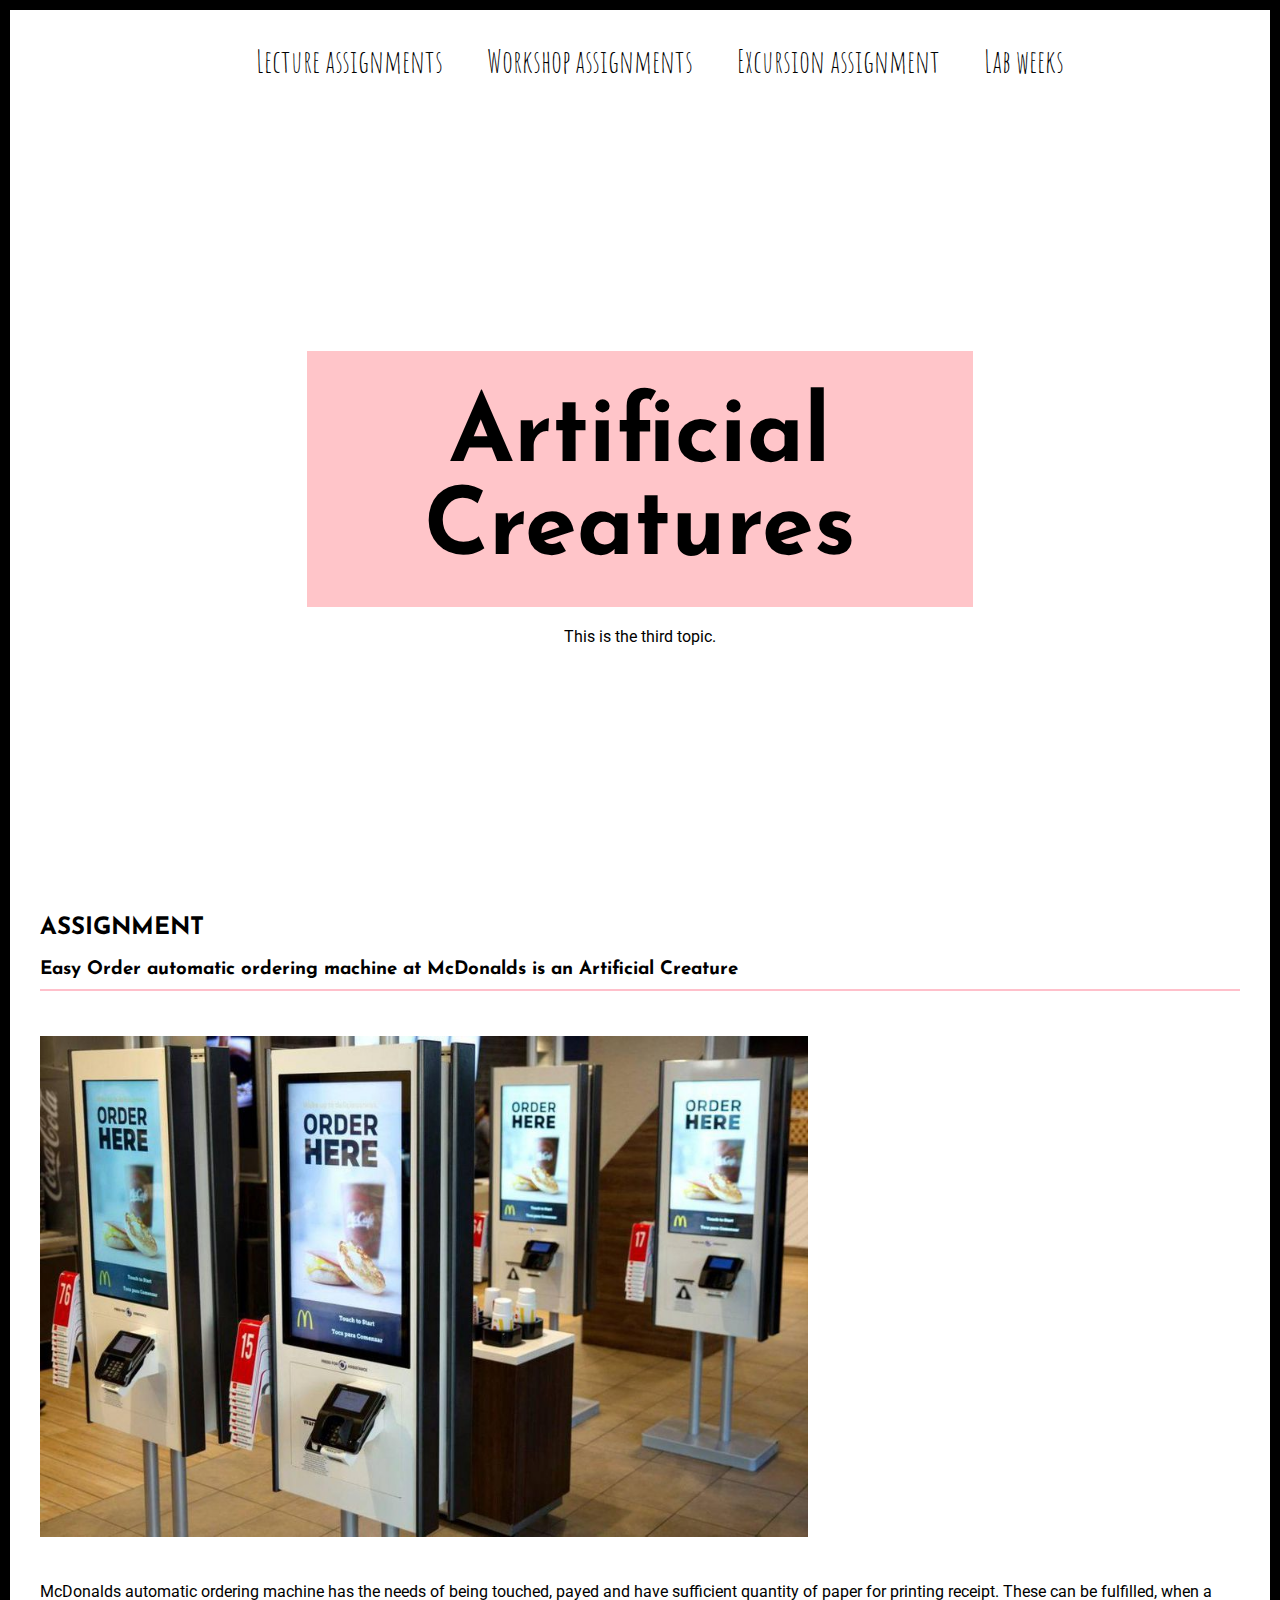
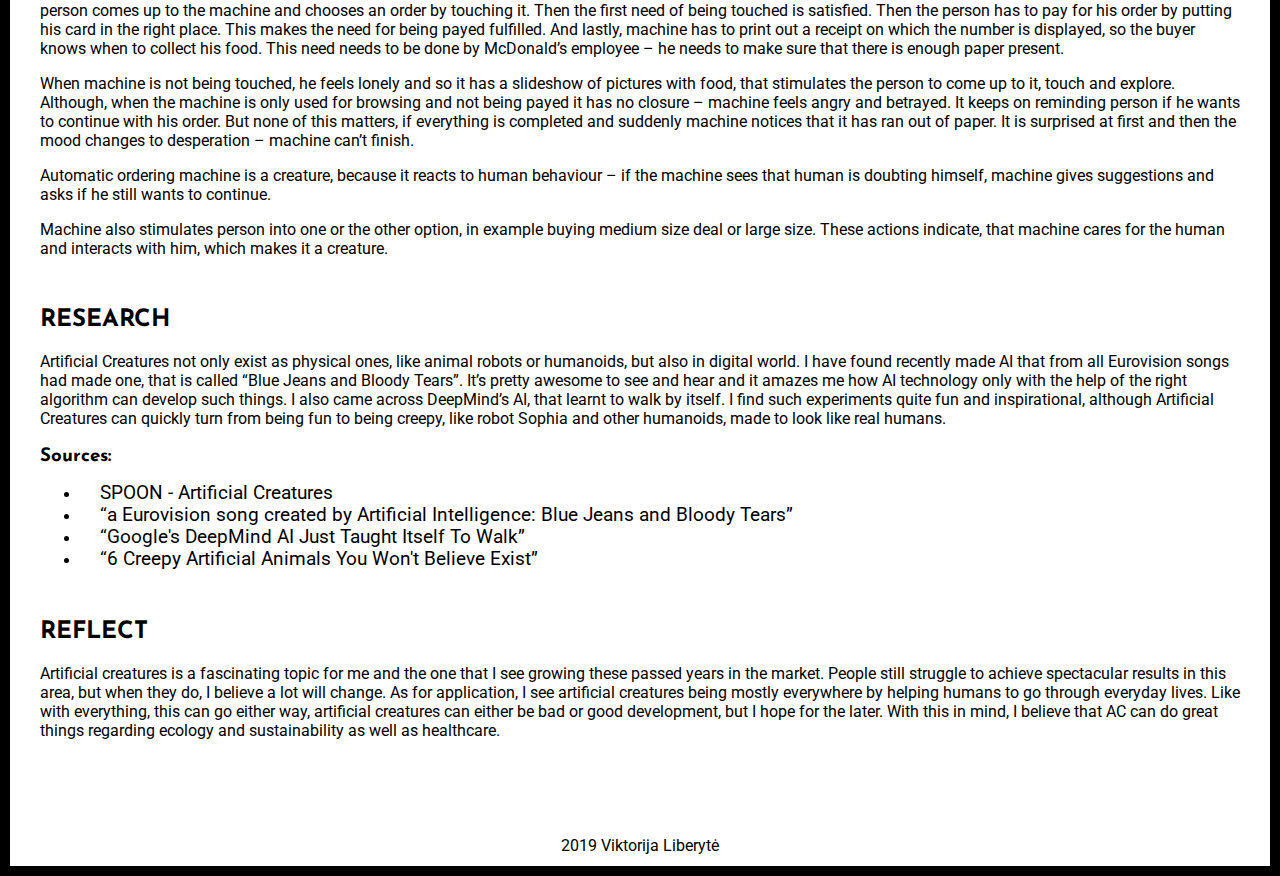
<file: acreatures.html>
<!DOCTYPE html>
<html>
	<head>
		<meta charset="UTF-8">
    	<meta name="viewport" content="width=device-width, initial-scale=1.0">
   		<title>HCI Portfolio by Viktorija Liberytė</title>

   		<link href="https://fonts.googleapis.com/css?family=Amatic+SC|Josefin+Sans:300,400,700|Roboto" rel="stylesheet">
   		<link rel="stylesheet" href="styles.css">
		<link rel="stylesheet" href="https://use.fontawesome.com/releases/v5.8.1/css/all.css" integrity="sha384-50oBUHEmvpQ+1lW4y57PTFmhCaXp0ML5d60M1M7uH2+nqUivzIebhndOJK28anvf" crossorigin="anonymous">
	</head>
	<body>
		<nav>
			<a href="index.html"><i class="fas fa-home"></i></a>
			<a href="index.html#lecture">Lecture assignments</a>
			<a href="index.html#workshop">Workshop assignments</a>
			<a href="index.html#excursion">Excursion assignment</a>
			<a href="index.html#lab">Lab weeks</a>
		</nav>
		
		<h1>Artificial Creatures</h1>
		<p id="headlineText">This is the third topic.</p>

		<h2>Assignment</h2>
		<h3 class="sectionInner">Easy Order automatic ordering machine at McDonalds is an Artificial Creature</h3>
		<img class="wearableIMG" src="images/mc.jpg">

		<p>McDonalds automatic ordering machine has the needs of being touched, payed and have sufficient quantity of paper for printing receipt. These can be fulfilled, when a person comes up to the machine and chooses an order by touching it. Then the first need of being touched is satisfied. Then the person has to pay for his order by putting his card in the right place. This makes the need for being payed fulfilled. And lastly, machine has to print out a receipt on which the number is displayed, so the buyer knows when to collect his food. This need needs to be done by McDonald’s employee – he needs to make sure that there is enough paper present.</p>
		<p>When machine is not being touched, he feels lonely and so it has a slideshow of pictures with food, that stimulates the person to come up to it, touch and explore. Although, when the machine is only used for browsing and not being payed it has no closure – machine feels angry and betrayed. It keeps on reminding person if he wants to continue with his order. But none of this matters, if everything is completed and suddenly machine notices that it has ran out of paper. It is surprised at first and then the mood changes to desperation – machine can’t finish.</p>
		<p>Automatic ordering machine is a creature, because it reacts to human behaviour – if the machine sees that human is doubting himself, machine gives suggestions and asks if he still wants to continue.</p>
		<p>Machine also stimulates person into one or the other option, in example buying medium size deal or large size. These actions indicate, that machine cares for the human and interacts with him, which makes it a creature.</p>

		<h2>Research</h2>
		<p>Artificial Creatures not only exist as physical ones, like animal robots or humanoids, but also in digital world. I have found recently made AI that from all Eurovision songs had made one, that is called “Blue Jeans and Bloody Tears”. It’s pretty awesome to see and hear and it amazes me how AI technology only with the help of the right algorithm can develop such things. I also came across DeepMind’s AI, that learnt to walk by itself. I find such experiments quite fun and inspirational, although Artificial Creatures can quickly turn from being fun to being creepy, like robot Sophia and other humanoids, made to look like real humans.</p>

		<h3>Sources:</h3>
		<ul>
			<li><a class="topicLinks" href="http://spoon.ai/approach" target="_blank">SPOON - Artificial Creatures</a></li>
			<li><a class="topicLinks" href="https://www.youtube.com/watch?v=4MKAf6YX_7M" target="_blank">“a Eurovision song created by Artificial Intelligence: Blue Jeans and Bloody Tears”</a></li>
			<li><a class="topicLinks" href="https://www.youtube.com/watch?v=gn4nRCC9TwQ" target="_blank">“Google's DeepMind AI Just Taught Itself To Walk”</a></li>
			<li><a class="topicLinks" href="https://www.cracked.com/blog/6-creepy-artificial-animals-you-wont-believe-exist/" target="_blank">“6 Creepy Artificial Animals You Won't Believe Exist”</a></li>
		</ul>

		<h2>Reflect</h2>
		<p>Artificial creatures is a fascinating topic for me and the one that I see growing these passed years in the market. People still struggle to achieve spectacular results in this area, but when they do, I believe a lot will change. As for application, I see artificial creatures being mostly everywhere by helping humans to go through everyday lives. Like with everything, this can go either way, artificial creatures can either be bad or good development, but I hope for the later. With this in mind, I believe that AC can do great things regarding ecology and sustainability as well as healthcare.</p>

		<footer>
			<div id="footerDIV">
				<p>2019 Viktorija Liberytė</p>
			</div>
		</footer>
		
	</body>
</html>
</file>
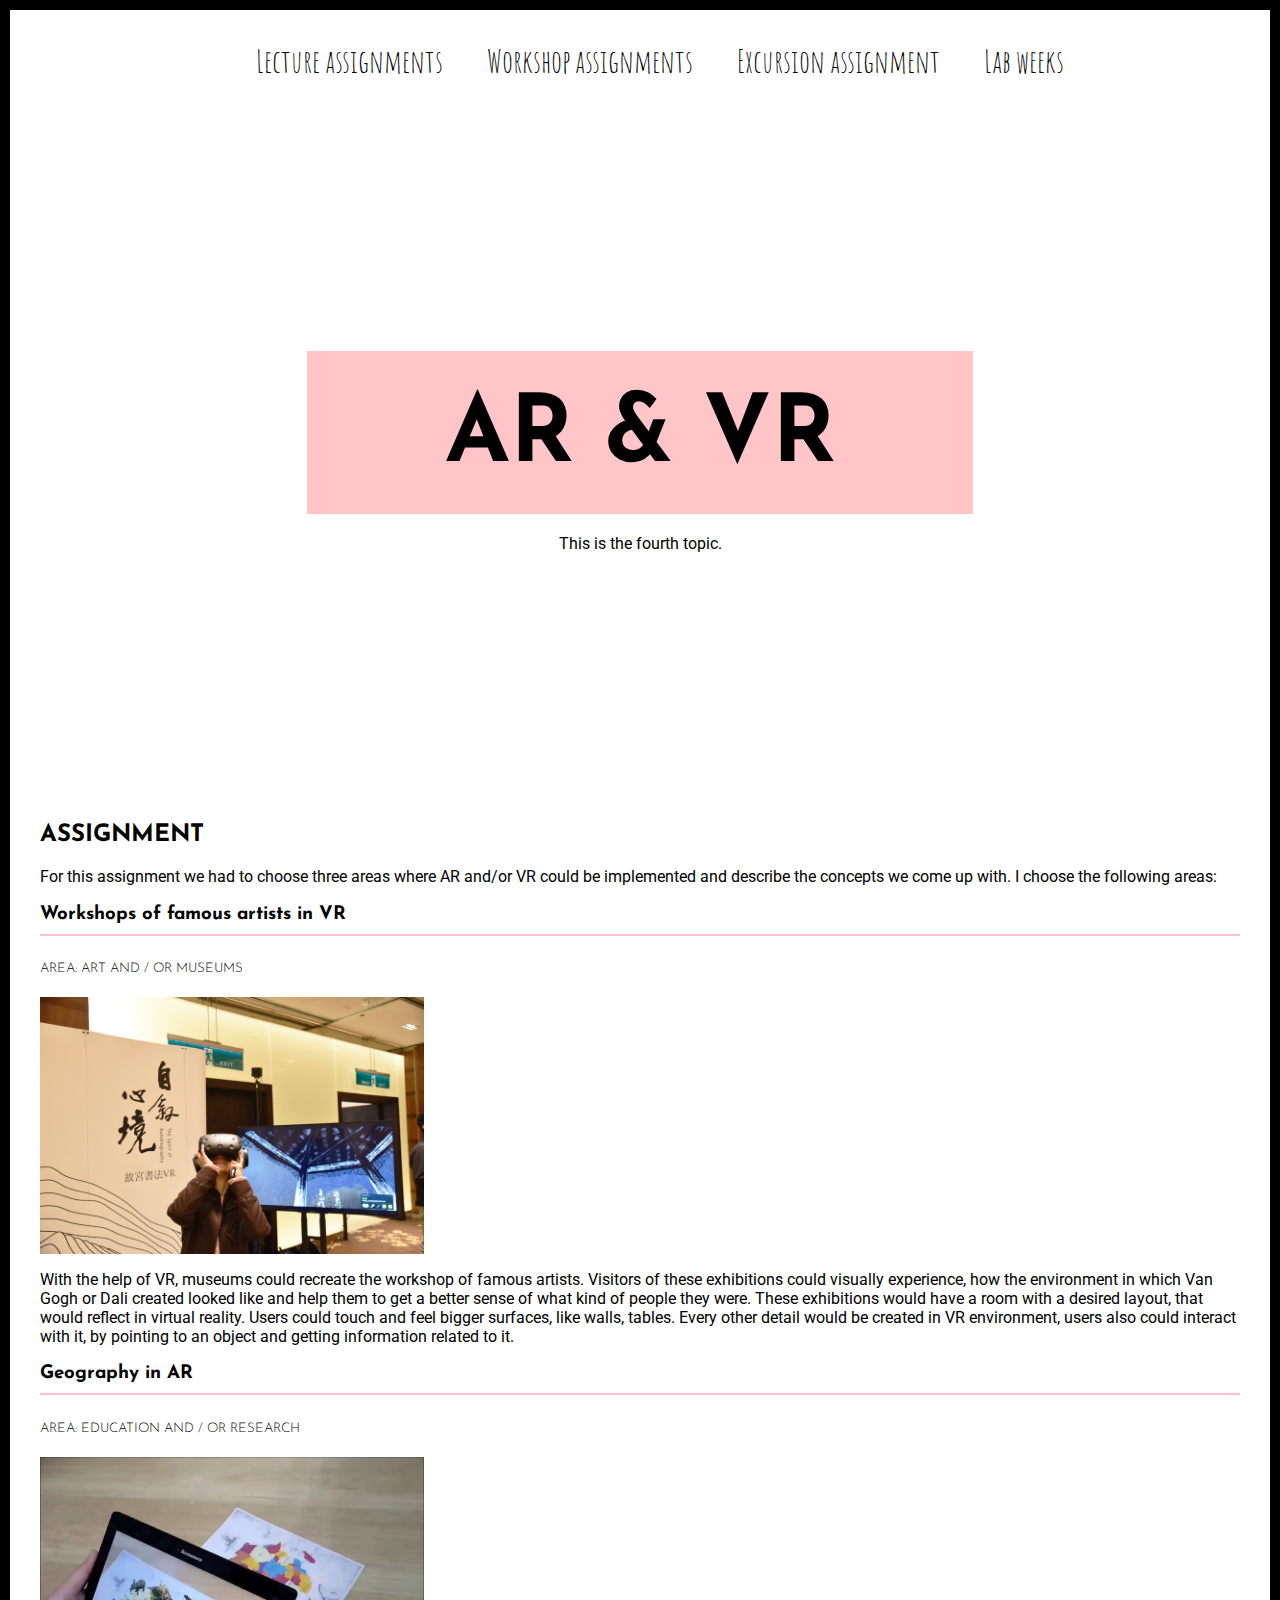
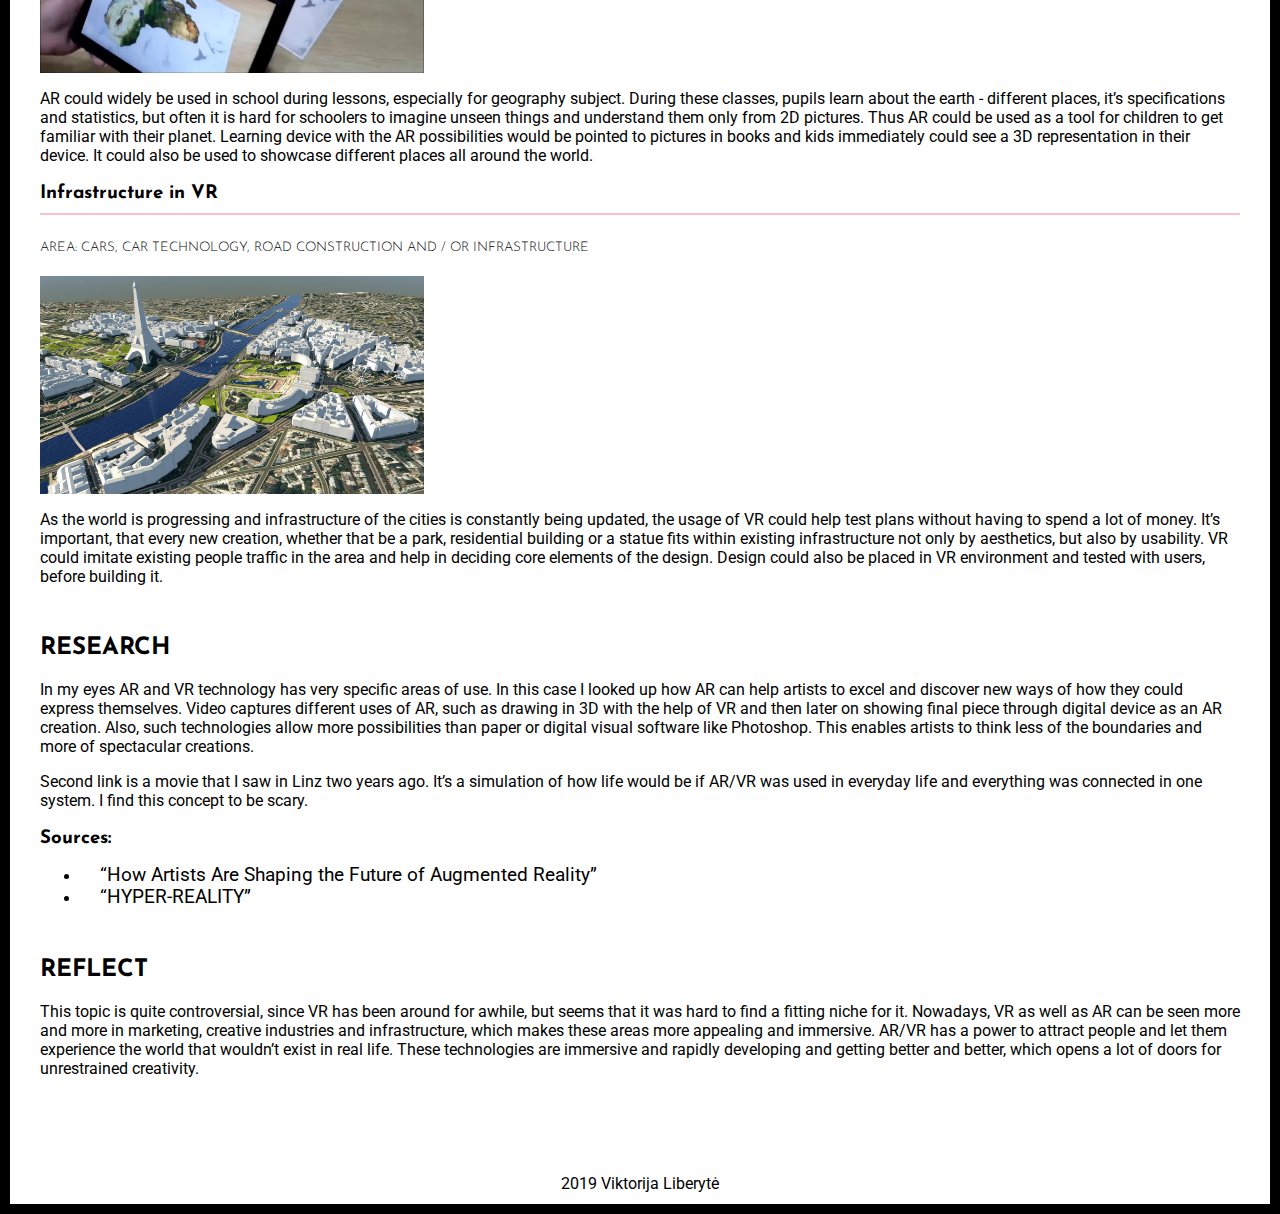
<file: arvr.html>
<!DOCTYPE html>
<html>
	<head>
		<meta charset="UTF-8">
    	<meta name="viewport" content="width=device-width, initial-scale=1.0">
   		<title>HCI Portfolio by Viktorija Liberytė</title>

   		<link href="https://fonts.googleapis.com/css?family=Amatic+SC|Josefin+Sans:300,400,700|Roboto" rel="stylesheet">
   		<link rel="stylesheet" href="styles.css">
		<link rel="stylesheet" href="https://use.fontawesome.com/releases/v5.8.1/css/all.css" integrity="sha384-50oBUHEmvpQ+1lW4y57PTFmhCaXp0ML5d60M1M7uH2+nqUivzIebhndOJK28anvf" crossorigin="anonymous">
	</head>
	<body>
		<nav>
			<a href="index.html"><i class="fas fa-home"></i></a>
			<a href="index.html#lecture">Lecture assignments</a>
			<a href="index.html#workshop">Workshop assignments</a>
			<a href="index.html#excursion">Excursion assignment</a>
			<a href="index.html#lab">Lab weeks</a>
		</nav>
		
		<h1>AR & VR</h1>
		<p id="headlineText">This is the fourth topic.</p>

		<h2>Assignment</h2>
		<p>For this assignment we had to choose three areas where AR and/or VR could be implemented and describe the concepts we come up with. I choose the following areas:</p>
		
		<h3 class="sectionInner">Workshops of famous artists in VR</h3>
		<h5>Area: Art and / or museums</h5>
		<img class="arIMG" src="images/museum.jpg">

		<p>With the help of VR, museums could recreate the workshop of famous artists. Visitors of these exhibitions could visually experience, how the environment in which Van Gogh or Dali created looked like and help them to get a better sense of what kind of people they were. These exhibitions would have a room with a desired layout, that would reflect in virtual reality. Users could touch and feel bigger surfaces, like walls, tables. Every other detail would be created in VR environment, users also could interact with it, by pointing to an object and getting information related to it.</p>
		

		<h3 class="sectionInner">Geography in AR</h3>
		<h5>Area: Education and / or research</h5>
		<img class="arIMG" src="images/geo.jpg">

		<p>AR could widely be used in school during lessons, especially for geography subject. During these classes, pupils learn about the earth - different places, it’s specifications and statistics, but often it is hard for schoolers to imagine unseen things and understand them only from 2D pictures. Thus AR could be used as a tool for children to get familiar with their planet. Learning device with the AR possibilities would be pointed to pictures in books and kids immediately could see a 3D representation in their device. It could also be used to showcase different places all around the world.</p>

		
		<h3 class="sectionInner">Infrastructure in VR</h3>
		<h5>Area: Cars, car technology, road construction and / or infrastructure</h5>
		<img class="arIMG" src="images/infra.jpg">

		<p>As the world is progressing and infrastructure of the cities is constantly being updated, the usage of VR could help test plans without having to spend a lot of money. It’s important, that every new creation, whether that be a park, residential building or a statue fits within existing infrastructure not only by aesthetics, but also by usability. VR could imitate existing people traffic in the area and help in deciding core elements of the design. Design could also be placed in VR environment and tested with users, before building it.</p>

		<h2>Research</h2>
		<p>In my eyes AR and VR technology has very specific areas of use. In this case I looked up how AR can help artists to excel and discover new ways of how they could express themselves. Video captures different uses of AR, such as drawing in 3D with the help of VR and then later on showing final piece through digital device as an AR creation. Also, such technologies allow more possibilities than paper or digital visual software like Photoshop. This enables artists to think less of the boundaries and more of spectacular creations.</p>
		<p>Second link is a movie that I saw in Linz two years ago. It’s a simulation of how life would be if AR/VR was used in everyday life and everything was connected in one system. I find this concept to be scary.</p>

		<h3>Sources:</h3>
		<ul>
			<li><a class="topicLinks" href="https://www.youtube.com/watch?v=F9-PMm6YdUU" target="_blank">“How Artists Are Shaping the Future of Augmented Reality”</a></li>
			<li><a class="topicLinks" href="https://www.youtube.com/watch?v=YJg02ivYzSs" target="_blank">“HYPER-REALITY”</a></li>
		</ul>

		<h2>Reflect</h2>
		<p>This topic is quite controversial, since VR has been around for awhile, but seems that it was hard to find a fitting niche for it. Nowadays, VR as well as AR can be seen more and more in marketing, creative industries and infrastructure, which makes these areas more appealing and immersive. AR/VR has a power to attract people and let them experience the world that wouldn’t exist in real life. These technologies are immersive and rapidly developing and getting better and better, which opens a lot of doors for unrestrained creativity.</p>

		<footer>
			<div id="footerDIV">
				<p>2019 Viktorija Liberytė</p>
			</div>
		</footer>
		
	</body>
</html>
</file>
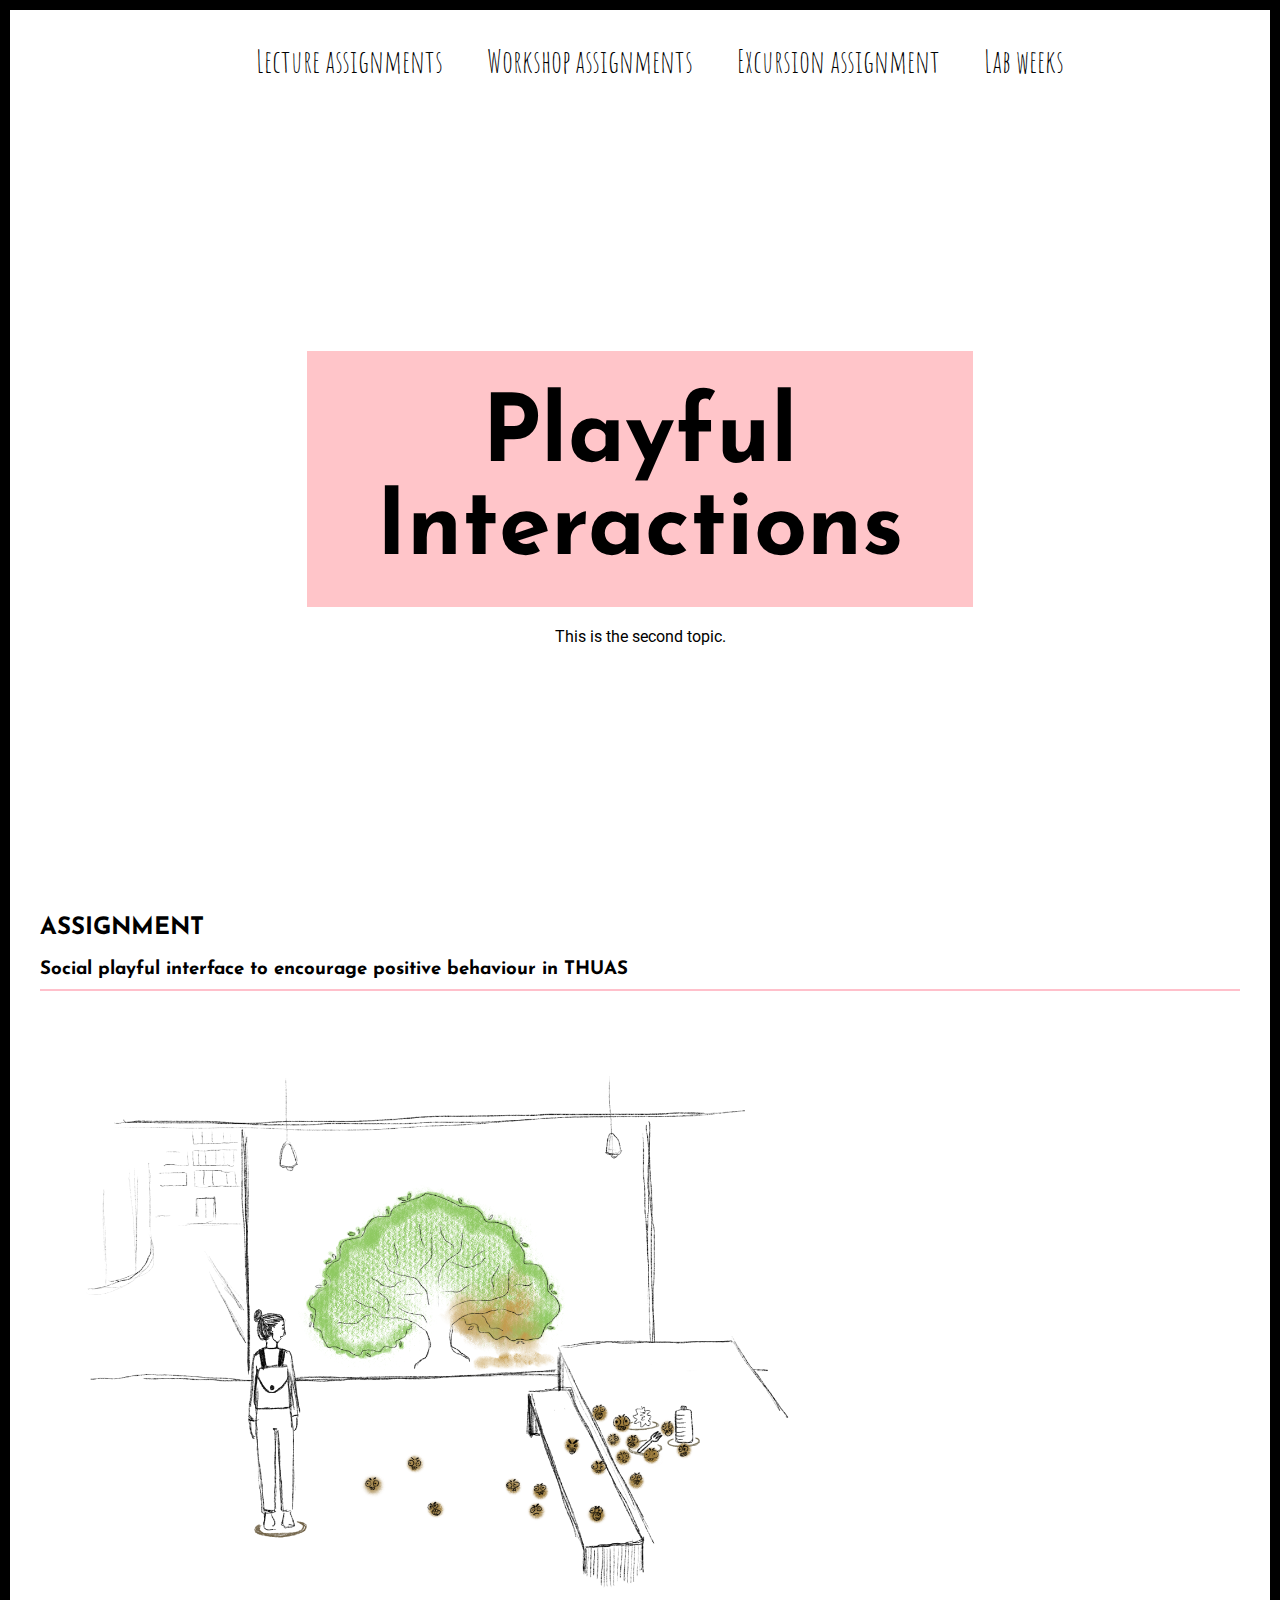
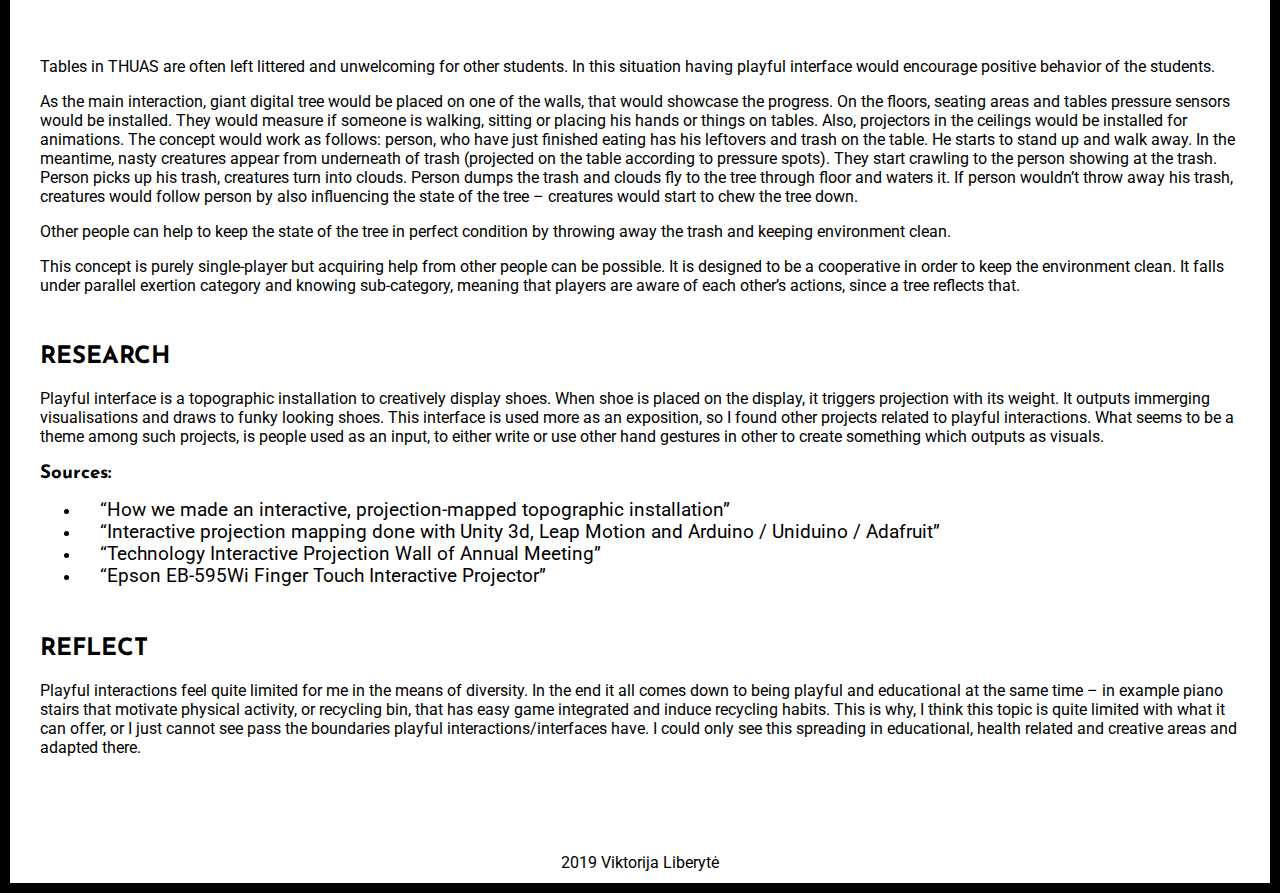
<file: pinteractions.html>
<!DOCTYPE html>
<html>
	<head>
		<meta charset="UTF-8">
    	<meta name="viewport" content="width=device-width, initial-scale=1.0">
   		<title>HCI Portfolio by Viktorija Liberytė</title>

   		<link href="https://fonts.googleapis.com/css?family=Amatic+SC|Josefin+Sans:300,400,700|Roboto" rel="stylesheet">
   		<link rel="stylesheet" href="styles.css">
		<link rel="stylesheet" href="https://use.fontawesome.com/releases/v5.8.1/css/all.css" integrity="sha384-50oBUHEmvpQ+1lW4y57PTFmhCaXp0ML5d60M1M7uH2+nqUivzIebhndOJK28anvf" crossorigin="anonymous">
	</head>
	<body>
		<nav>
			<a href="index.html"><i class="fas fa-home"></i></a>
			<a href="index.html#lecture">Lecture assignments</a>
			<a href="index.html#workshop">Workshop assignments</a>
			<a href="index.html#excursion">Excursion assignment</a>
			<a href="index.html#lab">Lab weeks</a>
		</nav>
		
		<h1>Playful Interactions</h1>
		<p id="headlineText">This is the second topic.</p>

		<h2>Assignment</h2>
		<h3 class="sectionInner">Social playful interface to encourage positive behaviour in THUAS</h3>
		<img class="wearableIMG" src="images/pi.png">
		<p>Tables in THUAS are often left littered and unwelcoming for other students. In this situation having playful interface would encourage positive behavior of the students.</p>
		<p>As the main interaction, giant digital tree would be placed on one of the walls, that would showcase the progress. On the floors, seating areas and tables pressure sensors would be installed. They would measure if someone is walking, sitting or placing his hands or things on tables. Also, projectors in the ceilings would be installed for animations. The concept would work as follows: person, who have just finished eating has his leftovers and trash on the table. He starts to stand up and walk away. In the meantime, nasty creatures appear from underneath of trash (projected on the table according to pressure spots). They start crawling to the person showing at the trash. Person picks up his trash, creatures turn into clouds. Person dumps the trash and clouds fly to the tree through floor and waters it. If person wouldn’t throw away his trash, creatures would follow person by also influencing the state of the tree – creatures would start to chew the tree down.</p>
		<p>Other people can help to keep the state of the tree in perfect condition by throwing away the trash and keeping environment clean.</p>
		<p>This concept is purely single-player but acquiring help from other people can be possible. It is designed to be a cooperative in order to keep the environment clean. It falls under parallel exertion category and knowing sub-category, meaning that players are aware of each other’s actions, since a tree reflects that.	</p>

		<h2>Research</h2>
		<p>Playful interface is a topographic installation to creatively display shoes. When shoe is placed on the display, it triggers projection with its weight. It outputs immerging visualisations and draws to funky looking shoes. This interface is used more as an exposition, so I found other projects related to playful interactions. What seems to be a theme among such projects, is people used as an input, to either write or use other hand gestures in other to create something which outputs as visuals.</p>

		<h3>Sources:</h3>
		<ul>
			<li><a class="topicLinks" href="https://www.youtube.com/watch?v=07hiEtggHXw" target="_blank">“How we made an interactive, projection-mapped topographic installation”</a></li>
			<li><a class="topicLinks" href="https://www.youtube.com/watch?v=oCwE5ayHgjM" target="_blank">“Interactive projection mapping done with Unity 3d, Leap Motion and Arduino / Uniduino / Adafruit”</a></li>
			<li><a class="topicLinks" href="https://www.youtube.com/watch?v=jhK4ggHeDwo" target="_blank">“Technology Interactive Projection Wall of Annual Meeting”</a></li>
			<li><a class="topicLinks" href="https://www.youtube.com/watch?v=Os_1qh_dcIw" target="_blank">“Epson EB-595Wi Finger Touch Interactive Projector”</a></li>
		</ul>

		<h2>Reflect</h2>
		<p>Playful interactions feel quite limited for me in the means of diversity. In the end it all comes down to being playful and educational at the same time – in example piano stairs that motivate physical activity, or recycling bin, that has easy game integrated and induce recycling habits. This is why, I think this topic is quite limited with what it can offer, or I just cannot see pass the boundaries playful interactions/interfaces have. I could only see this spreading in educational, health related and creative areas and adapted there.</p>

		<footer>
			<div id="footerDIV">
				<p>2019 Viktorija Liberytė</p>
			</div>
		</footer>
		
	</body>
</html>
</file>
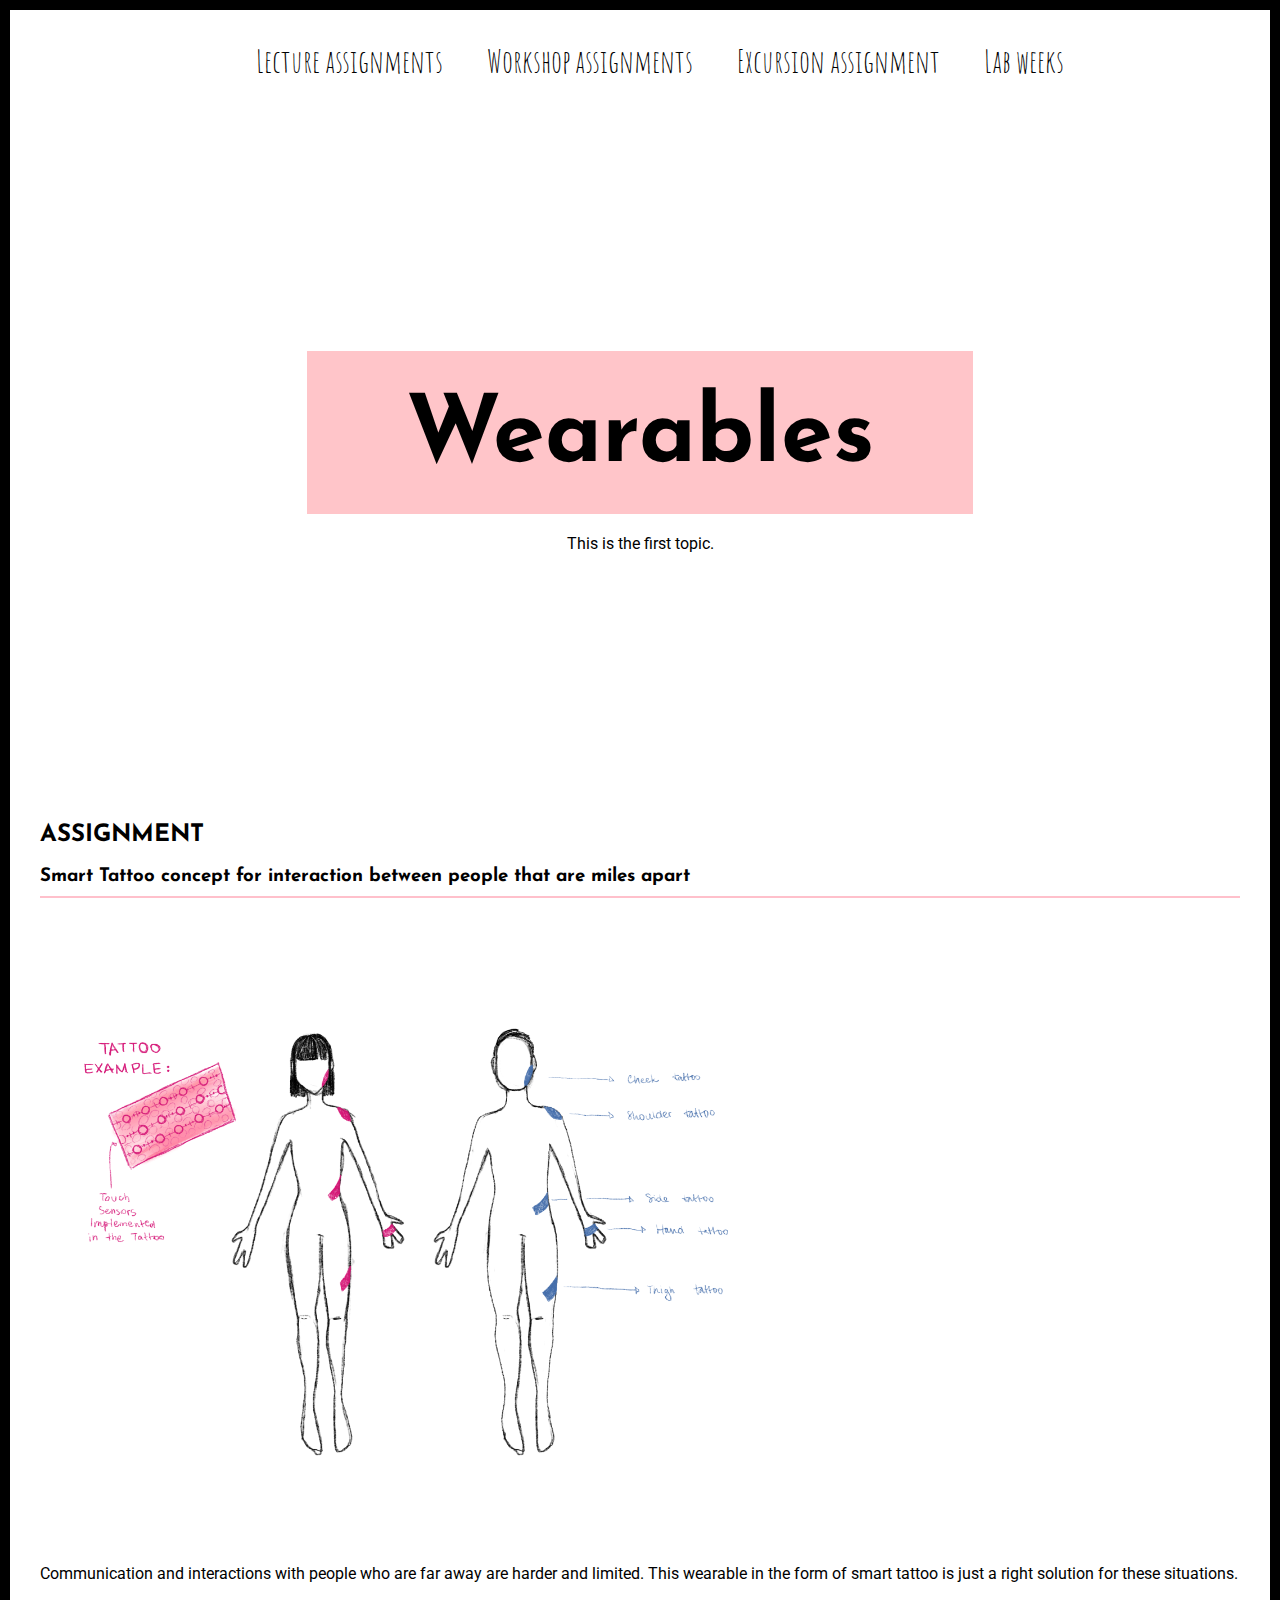
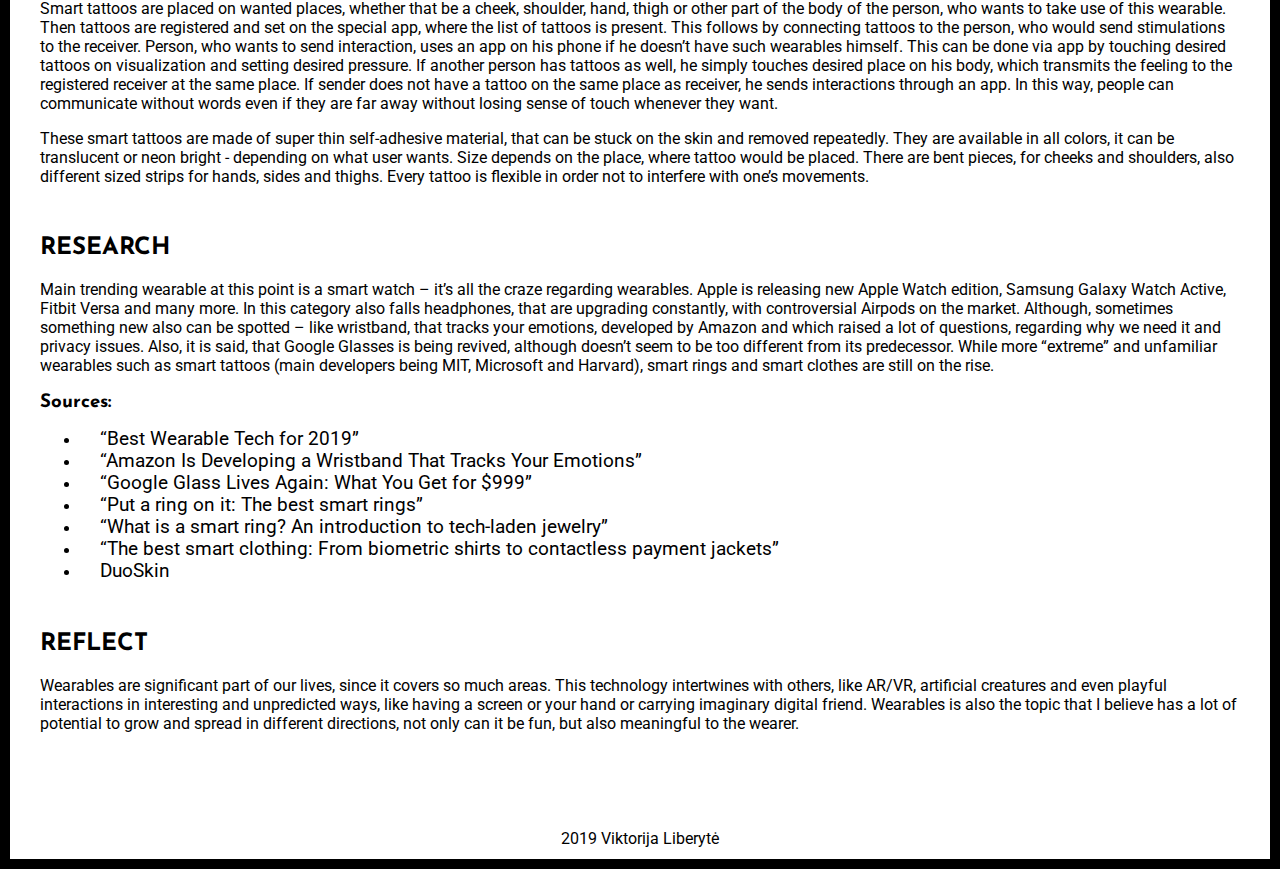
<file: wearables.html>
<!DOCTYPE html>
<html>
	<head>
		<meta charset="UTF-8">
    	<meta name="viewport" content="width=device-width, initial-scale=1.0">
   		<title>HCI Portfolio by Viktorija Liberytė</title>

   		<link href="https://fonts.googleapis.com/css?family=Amatic+SC|Josefin+Sans:300,400,700|Roboto" rel="stylesheet">
   		<link rel="stylesheet" href="styles.css">
		<link rel="stylesheet" href="https://use.fontawesome.com/releases/v5.8.1/css/all.css" integrity="sha384-50oBUHEmvpQ+1lW4y57PTFmhCaXp0ML5d60M1M7uH2+nqUivzIebhndOJK28anvf" crossorigin="anonymous">
	</head>
	<body>
		<nav>
			<a href="index.html"><i class="fas fa-home"></i></a>
			<a href="index.html#lecture">Lecture assignments</a>
			<a href="index.html#workshop">Workshop assignments</a>
			<a href="index.html#excursion">Excursion assignment</a>
			<a href="index.html#lab">Lab weeks</a>
		</nav>
		
		<h1>Wearables</h1>
		<p id="headlineText">This is the first topic.</p>

		<h2>Assignment</h2>
		<h3 class="sectionInner">Smart Tattoo concept for interaction between people that are miles apart</h3>
		<img class="wearableIMG" src="images/wearable1.png">
		<p>Communication and interactions with people who are far away are harder and limited. This wearable in the form of smart tattoo is just a right solution for these situations.</p>
		<p>Smart tattoos are placed on wanted places, whether that be a cheek, shoulder, hand, thigh or other part of the body of the person, who wants to take use of this wearable. Then tattoos are registered and set on the special app, where the list of tattoos is present. This follows by connecting tattoos to the person, who would send stimulations to the receiver. Person, who wants to send interaction, uses an app on his phone if he doesn’t have such wearables himself. This can be done via app by touching desired tattoos on visualization and setting desired pressure. If another person has tattoos as well, he simply touches desired place on his body, which transmits the feeling to the registered receiver at the same place. If sender does not have a tattoo on the same place as receiver, he sends interactions through an app. In this way, people can communicate without words even if they are far away without losing sense of touch whenever they want.</p>
		<p>These smart tattoos are made of super thin self-adhesive material, that can be stuck on the skin and removed repeatedly. They are available in all colors, it can be translucent or neon bright - depending on what user wants. Size depends on the place, where tattoo would be placed. There are bent pieces, for cheeks and shoulders, also different sized strips for hands, sides and thighs. Every tattoo is flexible in order not to interfere with one’s movements.</p>

		<h2>Research</h2>
		<p>Main trending wearable at this point is a smart watch – it’s all the craze regarding wearables. Apple is releasing new Apple Watch edition, Samsung Galaxy Watch Active, Fitbit Versa and many more. In this category also falls headphones, that are upgrading constantly, with controversial Airpods on the market. Although, sometimes something new also can be spotted – like wristband, that tracks your emotions, developed by Amazon and which raised a lot of questions, regarding why we need it and privacy issues. Also, it is said, that Google Glasses is being revived, although doesn’t seem to be too different from its predecessor. While more “extreme” and unfamiliar wearables such as smart tattoos (main developers being MIT, Microsoft and Harvard), smart rings and smart clothes are still on the rise.</p>

		<h3>Sources:</h3>
		<ul>
			<li><a class="topicLinks" href="https://www.cnet.com/reviews/best-wearable-tech/" target="_blank">“Best Wearable Tech for 2019”</a></li>
			<li><a class="topicLinks" href="https://www.tomsguide.com/us/amazon-emotion-tracking-wearable,news-30149.html" target="_blank">“Amazon Is Developing a Wristband That Tracks Your Emotions”</a></li>
			<li><a class="topicLinks" href="https://www.tomsguide.com/us/google-glass-enterprise-edition-2,news-30120.html" target="_blank">“Google Glass Lives Again: What You Get for $999”</a></li>
			<li><a class="topicLinks" href="https://www.wareable.com/fashion/best-smart-rings-1340" target="_blank">“Put a ring on it: The best smart rings”</a></li>
			<li><a class="topicLinks" href="https://www.techradar.com/news/smart-rings" target="_blank">“What is a smart ring? An introduction to tech-laden jewelry”</a></li>
			<li><a class="topicLinks" href="https://www.wareable.com/smart-clothing/best-smart-clothing" target="_blank">“The best smart clothing: From biometric shirts to contactless payment jackets”</a></li>
			<li><a class="topicLinks" href="https://duoskin.media.mit.edu/" target="_blank">DuoSkin</a></li>
		</ul>

		<h2>Reflect</h2>
		<p>Wearables are significant part of our lives, since it covers so much areas. This technology intertwines with others, like AR/VR, artificial creatures and even playful interactions in interesting and unpredicted ways, like having a screen or your hand or carrying imaginary digital friend. Wearables is also the topic that I believe has a lot of potential to grow and spread in different directions, not only can it be fun, but also meaningful to the wearer.</p>

		<footer>
			<div id="footerDIV">
				<p>2019 Viktorija Liberytė</p>
			</div>
		</footer>
		
	</body>
</html>
</file>
<file: styles.css>
/*
font-family: 'Amatic SC', cursive;
font-family: 'Josefin Sans', sans-serif;
font-family: 'Roboto', sans-serif;
*/
html {
	border: 10px solid black;
}

body {
	margin: 30px;
	margin-bottom: 10px;
}
h1 {
	font-family: 'Josefin Sans', sans-serif;
	font-size: 70pt;
	text-align: center;
	margin: 30vh auto 20px;
	background-color: rgba(255, 182, 187, 0.8);
	/*height: 100pt;*/
	width: 500pt;
	padding: 40px 0 30px;
	background-position: center;
	/*outline: 5px solid pink;
	outline-offset: 10px;*/
	border-top: 
}

#headlineText {
	margin: 0 auto;
	margin-bottom: 30vh;
	width: 30vw;
	text-align: center;
}

h2 {
	font-family: 'Josefin Sans', sans-serif;
	font-weight: 700;
	text-transform: uppercase;
	margin: 50px 0 20px;
}

h3 {
	font-family: 'Josefin Sans', sans-serif;
	/*font-weight: 700;*/
	margin-bottom: 0;
	/*margin-top: 30px;*/
	

}

h4 {
	margin-top: 8px;
	font-family: 'Josefin Sans', sans-serif;
	text-transform: uppercase;
	font-weight: 300;
	/*font-family: 'Amatic SC', cursive;*/
	font-size: 10pt;
	padding-bottom: 4px; 
	/*margin-bottom: 20px;*/
	border-bottom: 2px solid pink;
}
h5 {
	font-family: 'Josefin Sans', sans-serif;
	text-transform: uppercase;
	font-weight: 300;
	font-size: 10pt;
	padding-top: 4px;
}

p {
	font-family: 'Roboto', sans-serif;
	/*display: inline-block;*/
	
}

a {
	font-family: 'Roboto', sans-serif;
	color: black;
	text-decoration: none;
	font-size: 14pt;
	margin: 20px;
	white-space: nowrap;
}

a:hover {
	/*color: rgba(255, 195, 106);*/
}

nav {	text-align: center;

}

nav a {
	font-family: 'Amatic SC', cursive;
	font-size: 24pt;
}

nav a:hover {
	color: rgba(255, 195, 106);
}

.subpageGroup {
	/*text-align: center;*/
}

.subpage {
	font-family: 'Amatic SC', cursive;
	color: white;
	background-color: black;
	padding: 5px 10px;
	text-decoration: none;
	font-size: 40pt;
	text-align: center;
	white-space: nowrap;
	display: inline-block;
	/*margin-top: 40px;*/
}
.subpage:hover {
	background-color: rgba(255, 195, 106);
}

#me {
	width: 25vw;
	height: auto;
	
	display: block;
	position: absolute;
	right: 5vw;
	top: 25vh;
	z-index: -10;
}

.section {
	margin-top: 50px;
	padding-bottom: 10px; 
	margin-bottom: 20px;
	border-bottom: 2px solid pink;
}
.sectionInner {
	padding-bottom: 10px; 
	margin-bottom: 20px;
	border-bottom: 2px solid pink;
}

#lecture, #workshop, #excursion, #lab {
	padding-top: 10px;
}

footer {
	height: 100px;
	text-align: center;
	
}

#footerDIV p {
	font-size: 12pt;
	margin-bottom: 0pt;
	/*display: inline-block;*/
	position: relative;
	bottom: -80px;
}

.wearableIMG {
	width: 60vw;
	height: auto;
	display: inline-block;
	margin: 25px 50px 25px 0px;
	/*float: right;*/
}

.unrealIMG {
	width: 40vw;
	height: auto;
	display: inline-block;
}

.arIMG {
	width: 30vw;
	height: auto;
	display: block;
	/*float: right;*/
}

.arduinoIMG {
	width: 300px;
	height: auto;
}
.arduinoCode {
	height: 400px;
	width: auto;
}

video {
	
	height: 400px;
	width: auto;
}

.topicLinks:hover {
	color: rgba(255, 195, 106);
}
.labText {
	margin-top: 30px;
}
.labIMG {
	width: 30vw;
	height: auto;
}
.link {
	margin: 20px 0;
	padding: 20px 0;

}

.link:hover {
	color: rgba(255, 195, 106);
}


/*SLIDESHOW*/

* {box-sizing:border-box}

/* Slideshow container */
.slideshow-container {
  max-width: 800px;
  position: relative;
  margin: auto;
}

/* Hide the images by default */
.mySlides1, .mySlides2, .mySlides3, .mySlides4, .mySlides5, .mySlides6, .mySlides7, .mySlides8, .mySlides9 {
  display: none;
}

/* Next & previous buttons */
.prev, .next {
  cursor: pointer;
  position: absolute;
  top: 50%;
  width: auto;
  margin-top: -22px;
  padding: 16px;
  color: white;
  font-weight: bold;
  font-size: 18px;
  transition: 0.6s ease;
  /*border-radius: 0 3px 3px 0;*/
  user-select: none;
}

/* Position the "next button" to the right */
.next {
  right: 0;
  /*border-radius: 3px 0 0 3px;*/
}

/* On hover, add a black background color with a little bit see-through */
.prev:hover, .next:hover {
  background-color: rgba(0,0,0,0.8);
}

/* Caption text */
.text {
  color: black;
  font-size: 12px;
  font-family: 'Roboto', sans-serif;
  padding: 8px 12px;
  position: absolute;
  /*bottom: 4px;*/
  width: 100%;
  text-align: center;
}

/* Number text (1/3 etc) */
.numbertext {
  color: #f2f2f2;
  font-size: 20px;
  padding: 8px 12px;
  position: absolute;
  font-family: 'Amatic SC', cursive;
  top: 0;
}

/* The dots/bullets/indicators */
/*.dot {
  cursor: pointer;
  height: 15px;
  width: 15px;
  margin: 0 2px;
  background-color: #bbb;
  border-radius: 50%;
  display: inline-block;
  transition: background-color 0.6s ease;
}*/

/*.active, .dot:hover {
  background-color: #717171;
}*/

/* Fading animation */
.fade {
  -webkit-animation-name: fade;
  -webkit-animation-duration: 1.5s;
  animation-name: fade;
  animation-duration: 1.5s;
}

@-webkit-keyframes fade {
  from {opacity: .4} 
  to {opacity: 1}
}

@keyframes fade {
  from {opacity: .4} 
  to {opacity: 1}
}


/*BUTTON TO TOP*/
#myBtn {
    display: none; /* Hidden by default */
    position: fixed; /* Fixed/sticky position */
    bottom: 20px; /* Place the button at the bottom of the page */
    right: 30px; /* Place the button 30px from the right */
    z-index: 99; /* Make sure it does not overlap */
    border: none; /* Remove borders */
    outline: none; /* Remove outline */
    background-color: rgba(250, 250, 250, 0.5);
    color: black; /* Text color */
    cursor: pointer; /* Add a mouse pointer on hover */
    padding: 15px; /* Some padding */
    border-radius: 10px; /* Rounded corners */
    font-size: 18px; /* Increase font size */
    width: 40px;
    height: 40px;
    text-align: center;
}

#myBtn:hover {
    background-color: rgba(255, 195, 106, 0.5);
    color: black;
}
</file>
